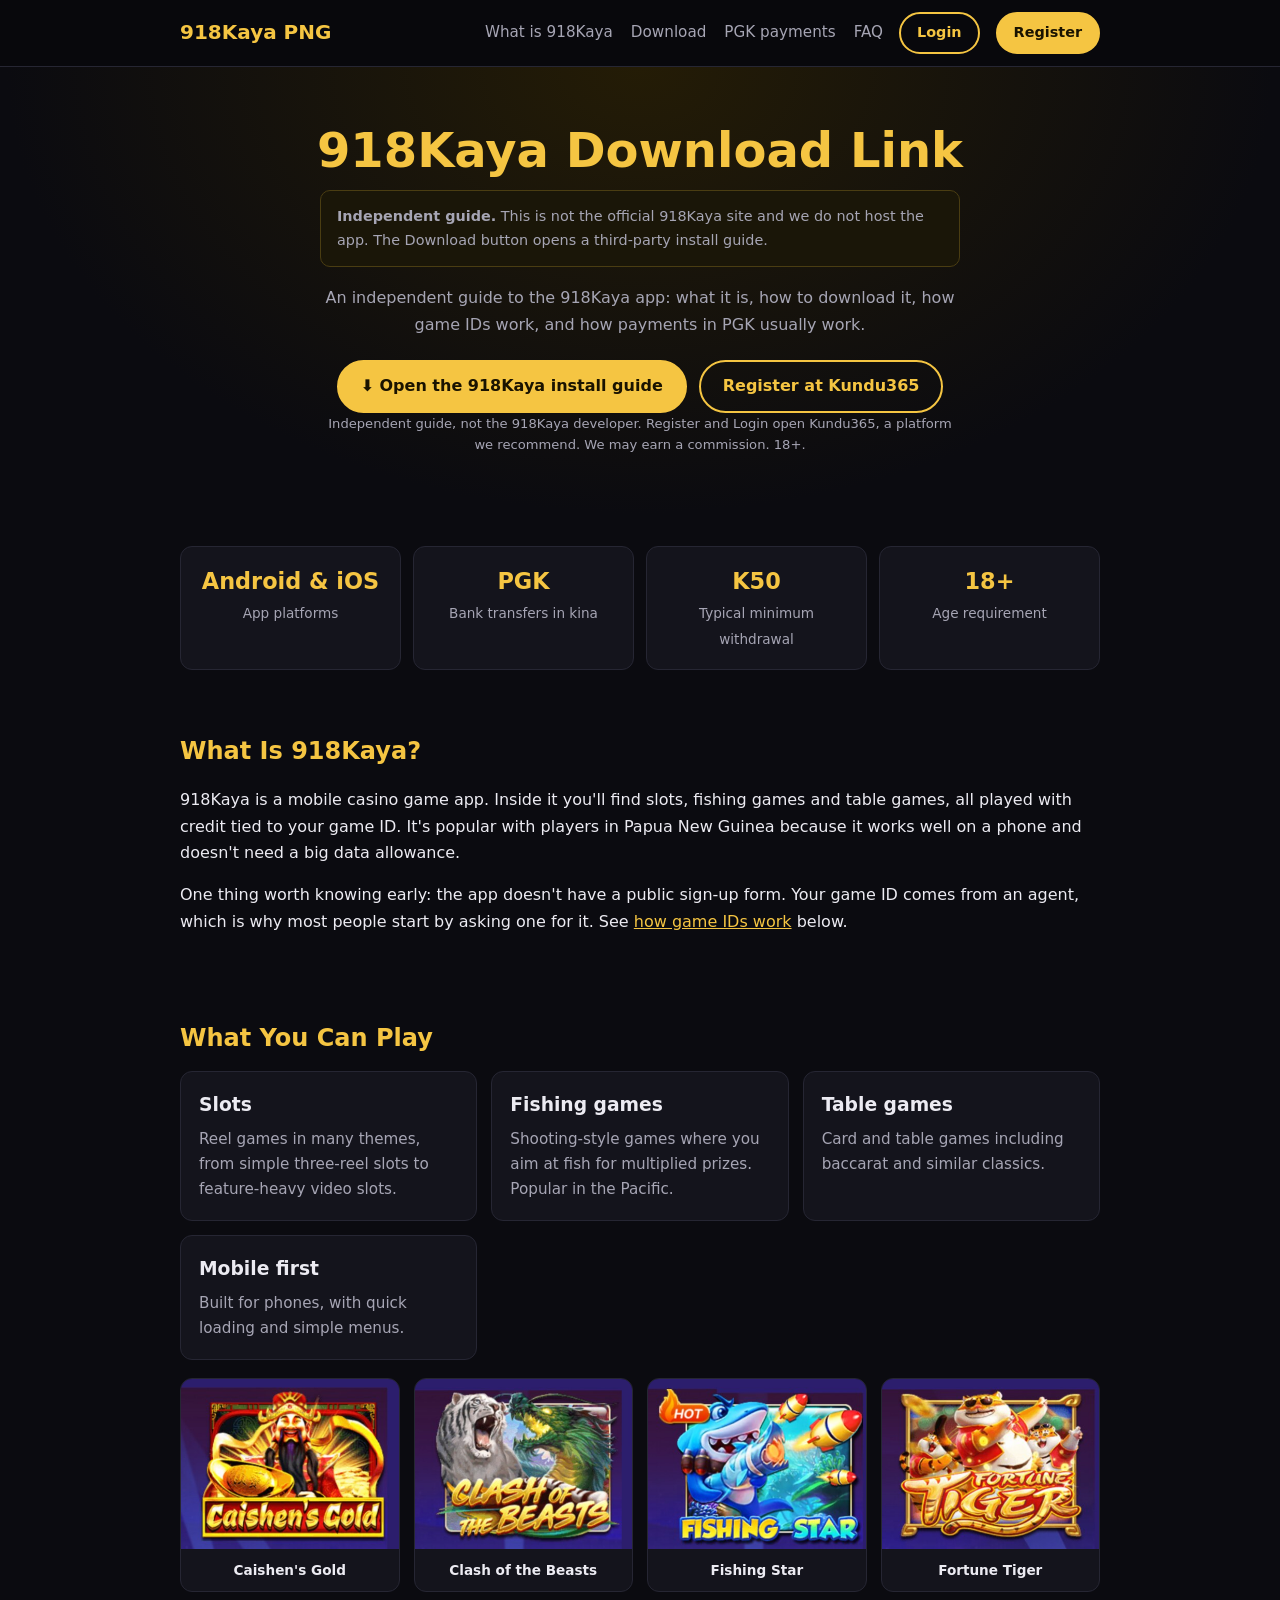
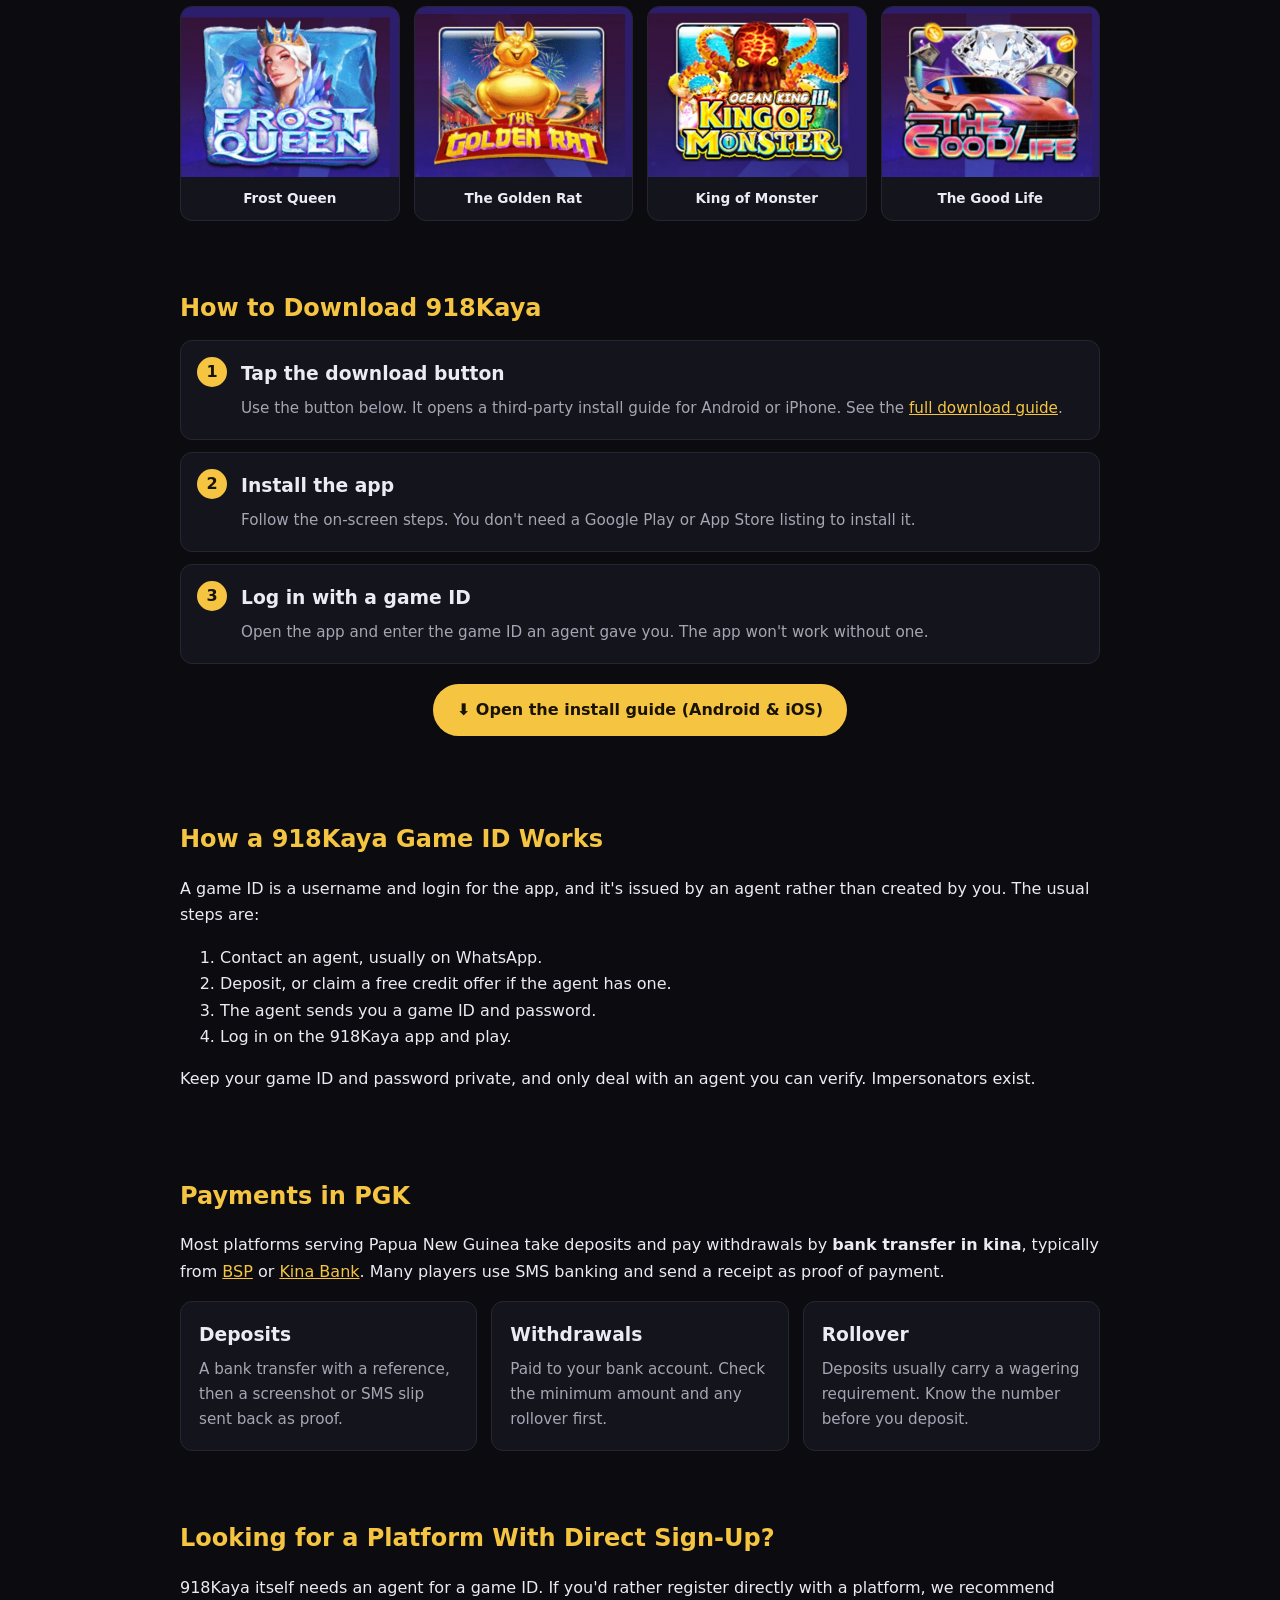
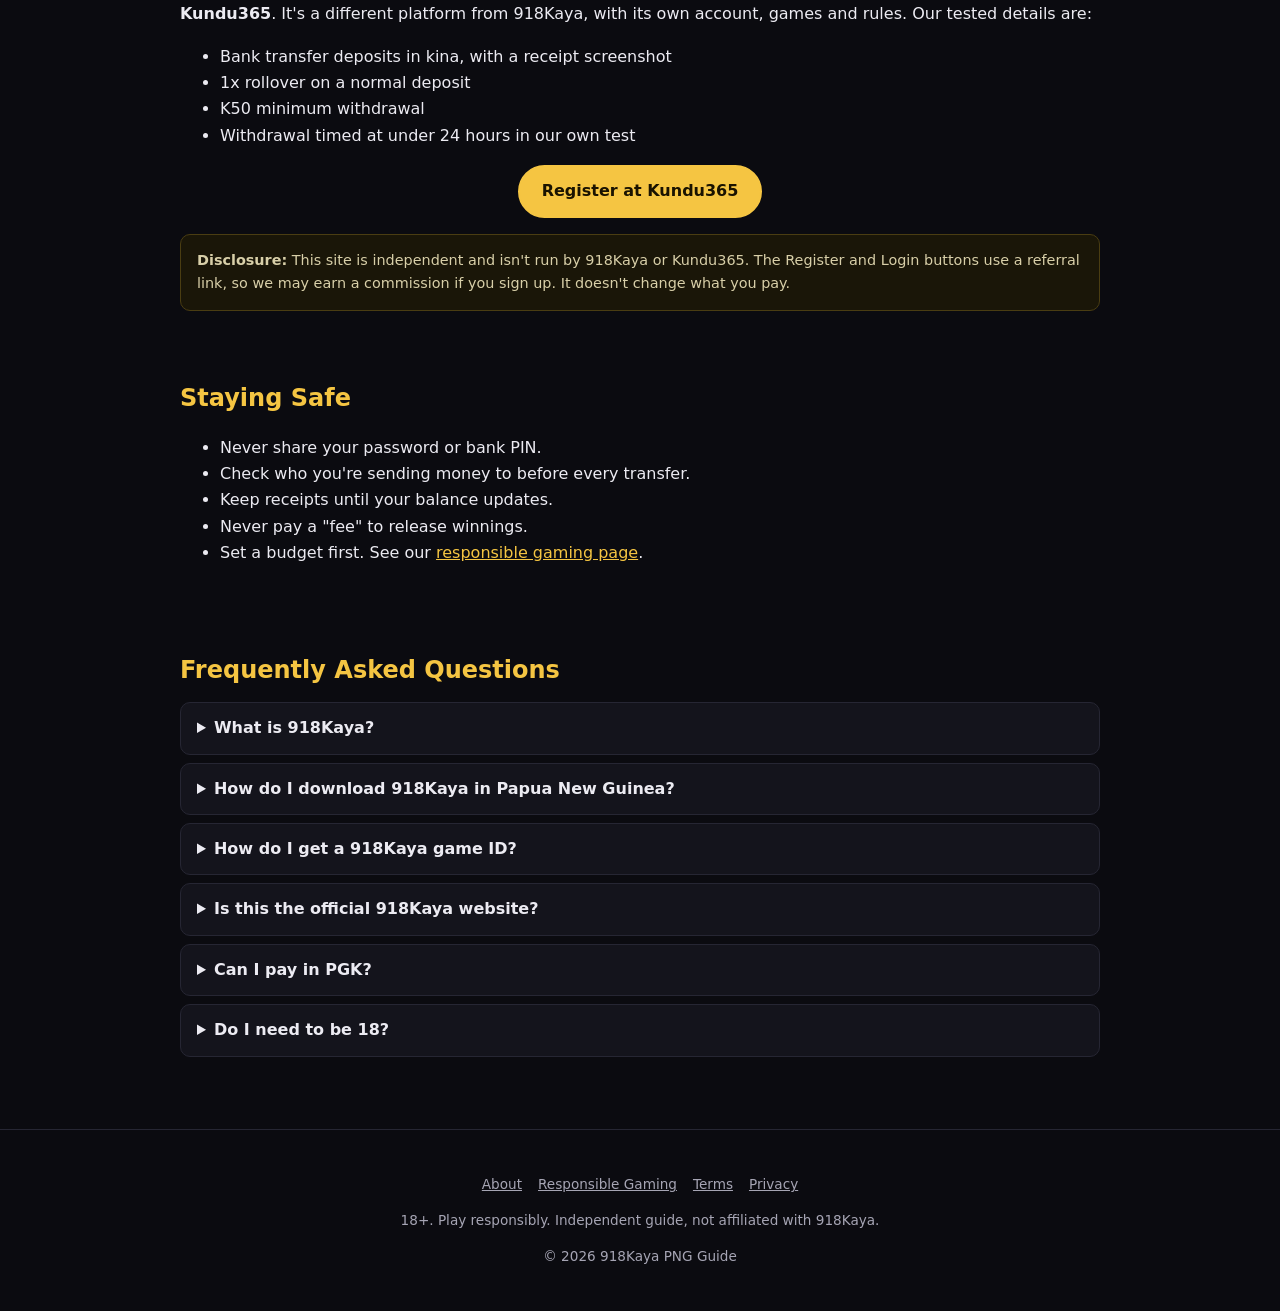
<file: index.html>
<!DOCTYPE html>
<html lang="en">
<head>
<!-- Google tag (gtag.js), deferred until after load to keep it off the critical rendering path -->
<script>
  window.dataLayer = window.dataLayer || [];
  function gtag(){dataLayer.push(arguments);}
  gtag('js', new Date());
  gtag('config', 'G-0P5071HQ9W');
  window.addEventListener('load', function () {
    var s = document.createElement('script');
    s.async = true;
    s.src = 'https://www.googletagmanager.com/gtag/js?id=G-0P5071HQ9W';
    document.head.appendChild(s);
  });
</script>
<meta charset="UTF-8">
<meta name="viewport" content="width=device-width, initial-scale=1.0">
<title>918Kaya PNG Download Link – Latest APK &amp; App</title>
<meta name="description" content="918Kaya PNG download link and install guide for Android and iPhone: how game IDs work and how payments in PGK work. Independent guide, 18+.">
<link rel="canonical" href="https://www.918kayapngdownload.com/">
<meta property="og:image" content="https://www.918kayapngdownload.com/images/og-image.jpg">
<meta property="og:site_name" content="918Kaya PNG Guide">
<meta name="twitter:card" content="summary_large_image">
<link rel="icon" type="image/png" sizes="32x32" href="images/favicon-32.png">
<link rel="apple-touch-icon" href="images/favicon-180.png">
<meta property="og:type" content="website">
<meta property="og:title" content="918Kaya PNG Download Link – Latest APK &amp; App">
<meta property="og:description" content="918Kaya PNG download link and install guide for Android and iPhone: how game IDs work and how payments in PGK work. Independent guide, 18+.">
<meta property="og:url" content="https://www.918kayapngdownload.com/">
<link rel="stylesheet" href="css/site.css">
<script type="application/ld+json">
{
  "@context": "https://schema.org",
  "@graph": [
    {"@type":"WebSite","@id":"https://www.918kayapngdownload.com/#website","url":"https://www.918kayapngdownload.com/","name":"918Kaya PNG Guide"},
    {"@type":"FAQPage","mainEntity":[
      {"@type":"Question","name":"What is 918Kaya?","acceptedAnswer":{"@type":"Answer","text":"918Kaya is a mobile casino game app with slots, fishing games and table games. You log in with a game ID and play inside the app."}},
      {"@type":"Question","name":"How do I download 918Kaya in Papua New Guinea?","acceptedAnswer":{"@type":"Answer","text":"Use the download button on this page to open the install guide for Android or iPhone. You don't need a Google Play or App Store listing to install it."}},
      {"@type":"Question","name":"How do I get a 918Kaya game ID?","acceptedAnswer":{"@type":"Answer","text":"Game IDs are issued by agents, not by the app. You ask an agent, make a deposit or claim free credit, and they send you a game ID to log in with."}},
      {"@type":"Question","name":"Is this the official 918Kaya website?","acceptedAnswer":{"@type":"Answer","text":"No. This is an independent guide. We are not the 918Kaya developer. Our Register and Login buttons open Kundu365, an alternative platform we recommend, and we may earn a commission."}},
      {"@type":"Question","name":"Can I pay in PGK?","acceptedAnswer":{"@type":"Answer","text":"Platforms serving PNG commonly accept bank transfers from BSP and Kina Bank in kina. Check the exact minimums and rollover on the platform before you deposit."}},
      {"@type":"Question","name":"Do I need to be 18?","acceptedAnswer":{"@type":"Answer","text":"Yes. You must be 18 or older. Only play with money you can afford to lose."}}
    ]}
  ]
}
</script>
</head>
<body>

<header>
  <div class="nav">
    <a href="index.html" class="brand">918Kaya PNG</a>
    <nav class="nav-links">
      <a href="#what">What is 918Kaya</a>
      <a href="download.html">Download</a>
      <a href="#payments">PGK payments</a>
      <a href="#faq">FAQ</a>
    </nav>
    <a class="btn btn-small" href="https://kundu365.com/RFA522738A9" target="_blank" rel="noopener sponsored">Login</a>
    <a class="btn btn-primary btn-small" href="https://kundu365.com/RFA522738A9" target="_blank" rel="noopener sponsored">Register</a>
  </div>
</header>

<section class="hero">
  <div class="container">
    <h1>918Kaya Download Link</h1>
    <p class="disclosure" style="max-width:640px;margin:0 auto 18px;text-align:left"><strong>Independent guide.</strong> This is not the official 918Kaya site and we do not host the app. The Download button opens a third-party install guide.</p>
    <p>An independent guide to the 918Kaya app: what it is, how to download it, how game IDs work, and how payments in PGK usually work.</p>
    <div class="cta">
      <a class="btn btn-primary" href="https://123.889ifun.com/" target="_blank" rel="noopener">⬇ Open the 918Kaya install guide</a>
      <a class="btn" href="https://kundu365.com/RFA522738A9" target="_blank" rel="noopener sponsored">Register at Kundu365</a>
    </div>
    <p class="note">Independent guide, not the 918Kaya developer. Register and Login open Kundu365, a platform we recommend. We may earn a commission. 18+.</p>
  </div>
</section>

<main class="container">

  <div class="stats">
    <div><strong>Android &amp; iOS</strong><span>App platforms</span></div>
    <div><strong>PGK</strong><span>Bank transfers in kina</span></div>
    <div><strong>K50</strong><span>Typical minimum withdrawal</span></div>
    <div><strong>18+</strong><span>Age requirement</span></div>
  </div>

  <section id="what">
    <h2>What Is 918Kaya?</h2>
    <p>918Kaya is a mobile casino game app. Inside it you'll find slots, fishing games and table games, all played with credit tied to your game ID. It's popular with players in Papua New Guinea because it works well on a phone and doesn't need a big data allowance.</p>
    <p>One thing worth knowing early: the app doesn't have a public sign-up form. Your game ID comes from an agent, which is why most people start by asking one for it. See <a href="#gameid">how game IDs work</a> below.</p>
  </section>

  <section id="games">
    <h2>What You Can Play</h2>
    <div class="grid">
      <div class="card"><h3>Slots</h3><p>Reel games in many themes, from simple three-reel slots to feature-heavy video slots.</p></div>
      <div class="card"><h3>Fishing games</h3><p>Shooting-style games where you aim at fish for multiplied prizes. Popular in the Pacific.</p></div>
      <div class="card"><h3>Table games</h3><p>Card and table games including baccarat and similar classics.</p></div>
      <div class="card"><h3>Mobile first</h3><p>Built for phones, with quick loading and simple menus.</p></div>
    </div>
    <div class="gallery games-tiles">
      <figure><img src="images/games/caishens-gold.jpg" alt="Caishen's Gold slot game on 918Kaya" width="420" height="328" loading="lazy"><figcaption>Caishen's Gold</figcaption></figure>
      <figure><img src="images/games/clash-of-the-beasts.jpg" alt="Clash of the Beasts slot game on 918Kaya" width="420" height="328" loading="lazy"><figcaption>Clash of the Beasts</figcaption></figure>
      <figure><img src="images/games/fishing-star.jpg" alt="Fishing Star fishing game on 918Kaya" width="420" height="328" loading="lazy"><figcaption>Fishing Star</figcaption></figure>
      <figure><img src="images/games/fortune-tiger.jpg" alt="Fortune Tiger slot game on 918Kaya" width="420" height="328" loading="lazy"><figcaption>Fortune Tiger</figcaption></figure>
      <figure><img src="images/games/frost-queen.jpg" alt="Frost Queen slot game on 918Kaya" width="420" height="328" loading="lazy"><figcaption>Frost Queen</figcaption></figure>
      <figure><img src="images/games/golden-rat.jpg" alt="The Golden Rat slot game on 918Kaya" width="420" height="328" loading="lazy"><figcaption>The Golden Rat</figcaption></figure>
      <figure><img src="images/games/king-of-monster.jpg" alt="Ocean King 3 King of Monster fishing game on 918Kaya" width="420" height="328" loading="lazy"><figcaption>King of Monster</figcaption></figure>
      <figure><img src="images/games/the-good-life.jpg" alt="The Good Life slot game on 918Kaya" width="420" height="328" loading="lazy"><figcaption>The Good Life</figcaption></figure>
    </div>
  </section>

  <section id="download">
    <h2>How to Download 918Kaya</h2>
    <div class="steps">
      <div class="card"><h3>Tap the download button</h3><p>Use the button below. It opens a third-party install guide for Android or iPhone. See the <a href="download.html">full download guide</a>.</p></div>
      <div class="card"><h3>Install the app</h3><p>Follow the on-screen steps. You don't need a Google Play or App Store listing to install it.</p></div>
      <div class="card"><h3>Log in with a game ID</h3><p>Open the app and enter the game ID an agent gave you. The app won't work without one.</p></div>
    </div>
    <p style="text-align:center;margin-top:20px"><a class="btn btn-primary" href="https://123.889ifun.com/" target="_blank" rel="noopener">⬇ Open the install guide (Android &amp; iOS)</a></p>
  </section>

  <section id="gameid">
    <h2>How a 918Kaya Game ID Works</h2>
    <p>A game ID is a username and login for the app, and it's issued by an agent rather than created by you. The usual steps are:</p>
    <ol>
      <li>Contact an agent, usually on WhatsApp.</li>
      <li>Deposit, or claim a free credit offer if the agent has one.</li>
      <li>The agent sends you a game ID and password.</li>
      <li>Log in on the 918Kaya app and play.</li>
    </ol>
    <p>Keep your game ID and password private, and only deal with an agent you can verify. Impersonators exist.</p>
  </section>

  <section id="payments">
    <h2>Payments in PGK</h2>
    <p>Most platforms serving Papua New Guinea take deposits and pay withdrawals by <strong>bank transfer in kina</strong>, typically from <a href="https://www.bsp.com.pg/" target="_blank" rel="noopener">BSP</a> or <a href="https://www.kinabank.com.pg/" target="_blank" rel="noopener">Kina Bank</a>. Many players use SMS banking and send a receipt as proof of payment.</p>
    <div class="grid">
      <div class="card"><h3>Deposits</h3><p>A bank transfer with a reference, then a screenshot or SMS slip sent back as proof.</p></div>
      <div class="card"><h3>Withdrawals</h3><p>Paid to your bank account. Check the minimum amount and any rollover first.</p></div>
      <div class="card"><h3>Rollover</h3><p>Deposits usually carry a wagering requirement. Know the number before you deposit.</p></div>
    </div>
  </section>

  <section id="register">
    <h2>Looking for a Platform With Direct Sign-Up?</h2>
    <p>918Kaya itself needs an agent for a game ID. If you'd rather register directly with a platform, we recommend <strong>Kundu365</strong>. It's a different platform from 918Kaya, with its own account, games and rules. Our tested details are:</p>
    <ul>
      <li>Bank transfer deposits in kina, with a receipt screenshot</li>
      <li>1x rollover on a normal deposit</li>
      <li>K50 minimum withdrawal</li>
      <li>Withdrawal timed at under 24 hours in our own test</li>
    </ul>
    <p style="text-align:center"><a class="btn btn-primary" href="https://kundu365.com/RFA522738A9" target="_blank" rel="noopener sponsored">Register at Kundu365</a></p>
    <div class="disclosure"><strong>Disclosure:</strong> This site is independent and isn't run by 918Kaya or Kundu365. The Register and Login buttons use a referral link, so we may earn a commission if you sign up. It doesn't change what you pay.</div>
  </section>

  <section id="safe">
    <h2>Staying Safe</h2>
    <ul>
      <li>Never share your password or bank PIN.</li>
      <li>Check who you're sending money to before every transfer.</li>
      <li>Keep receipts until your balance updates.</li>
      <li>Never pay a "fee" to release winnings.</li>
      <li>Set a budget first. See our <a href="responsible-gaming.html">responsible gaming page</a>.</li>
    </ul>
  </section>

  <section id="faq">
    <h2>Frequently Asked Questions</h2>
    <details><summary>What is 918Kaya?</summary><p>918Kaya is a mobile casino game app with slots, fishing games and table games. You log in with a game ID and play inside the app.</p></details>
    <details><summary>How do I download 918Kaya in Papua New Guinea?</summary><p>Use the download button on this page to open the install guide for Android or iPhone. You don't need a Google Play or App Store listing to install it.</p></details>
    <details><summary>How do I get a 918Kaya game ID?</summary><p>Game IDs are issued by agents, not by the app. You ask an agent, make a deposit or claim free credit, and they send you a game ID to log in with.</p></details>
    <details><summary>Is this the official 918Kaya website?</summary><p>No. This is an independent guide. We are not the 918Kaya developer. Our Register and Login buttons open Kundu365, an alternative platform we recommend, and we may earn a commission.</p></details>
    <details><summary>Can I pay in PGK?</summary><p>Platforms serving PNG commonly accept bank transfers from BSP and Kina Bank in kina. Check the exact minimums and rollover on the platform before you deposit.</p></details>
    <details><summary>Do I need to be 18?</summary><p>Yes. You must be 18 or older. Only play with money you can afford to lose.</p></details>
  </section>

</main>

<footer>
  <div class="container">
    <p><a href="about.html">About</a><a href="responsible-gaming.html">Responsible Gaming</a><a href="terms.html">Terms</a><a href="privacy.html">Privacy</a></p>
    <p>18+. Play responsibly. Independent guide, not affiliated with 918Kaya.</p>
    <p>&copy; 2026 918Kaya PNG Guide</p>
  </div>
</footer>

</body>
</html>
</file>
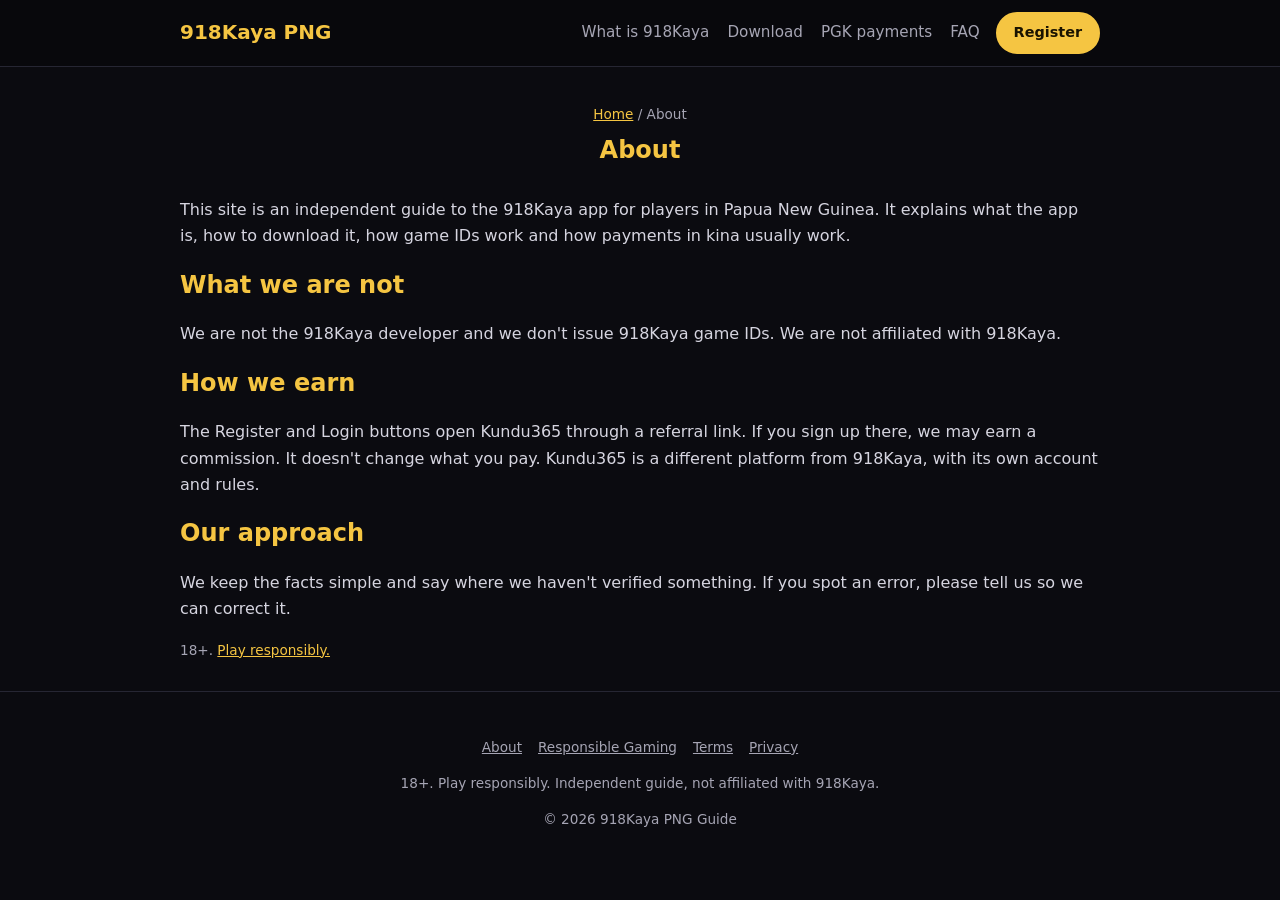
<file: about.html>
<!DOCTYPE html>
<html lang="en">
<head>
<!-- Google tag (gtag.js), deferred until after load to keep it off the critical rendering path -->
<script>
  window.dataLayer = window.dataLayer || [];
  function gtag(){dataLayer.push(arguments);}
  gtag('js', new Date());
  gtag('config', 'G-0P5071HQ9W');
  window.addEventListener('load', function () {
    var s = document.createElement('script');
    s.async = true;
    s.src = 'https://www.googletagmanager.com/gtag/js?id=G-0P5071HQ9W';
    document.head.appendChild(s);
  });
</script>
<meta charset="UTF-8">
<meta name="viewport" content="width=device-width, initial-scale=1.0">
<title>About – 918Kaya PNG Guide</title>
<meta name="description" content="About this independent 918Kaya guide for Papua New Guinea: who we are, what we do, and how we earn.">
<link rel="canonical" href="https://www.918kayapngdownload.com/about.html">
<meta property="og:type" content="website">
<meta property="og:title" content="About – 918Kaya PNG Guide">
<meta property="og:description" content="About this independent 918Kaya guide for Papua New Guinea: who we are, what we do, and how we earn.">
<meta property="og:url" content="https://www.918kayapngdownload.com/about.html">
<meta property="og:image" content="https://www.918kayapngdownload.com/images/og-image.jpg">
<meta property="og:site_name" content="918Kaya PNG Guide">
<meta name="twitter:card" content="summary_large_image">
<link rel="icon" type="image/png" sizes="32x32" href="images/favicon-32.png">
<link rel="apple-touch-icon" href="images/favicon-180.png">
<link rel="stylesheet" href="css/site.css">
</head>
<body>
<header>
  <div class="nav">
    <a href="index.html" class="brand">918Kaya PNG</a>
    <nav class="nav-links"><a href="index.html#what">What is 918Kaya</a><a href="download.html">Download</a><a href="index.html#payments">PGK payments</a><a href="index.html#faq">FAQ</a></nav>
    <a class="btn btn-primary btn-small" href="https://kundu365.com/RFA522738A9" target="_blank" rel="noopener sponsored">Register</a>
  </div>
</header>
<section class="page-hero"><div class="container"><div class="breadcrumb"><a href="index.html">Home</a> / About</div><h1>About</h1></div></section>
<main><article class="post container">
<p>This site is an independent guide to the 918Kaya app for players in Papua New Guinea. It explains what the app is, how to download it, how game IDs work and how payments in kina usually work.</p>
<h2>What we are not</h2>
<p>We are not the 918Kaya developer and we don't issue 918Kaya game IDs. We are not affiliated with 918Kaya.</p>
<h2>How we earn</h2>
<p>The Register and Login buttons open Kundu365 through a referral link. If you sign up there, we may earn a commission. It doesn't change what you pay. Kundu365 is a different platform from 918Kaya, with its own account and rules.</p>
<h2>Our approach</h2>
<p>We keep the facts simple and say where we haven't verified something. If you spot an error, please tell us so we can correct it.</p>
<p style="color:var(--dim);font-size:.85rem">18+. <a href="responsible-gaming.html">Play responsibly.</a></p>
</article></main>
<footer>
  <div class="container">
    <p><a href="about.html">About</a><a href="responsible-gaming.html">Responsible Gaming</a><a href="terms.html">Terms</a><a href="privacy.html">Privacy</a></p>
    <p>18+. Play responsibly. Independent guide, not affiliated with 918Kaya.</p>
    <p>&copy; 2026 918Kaya PNG Guide</p>
  </div>
</footer>
</body>
</html>
</file>
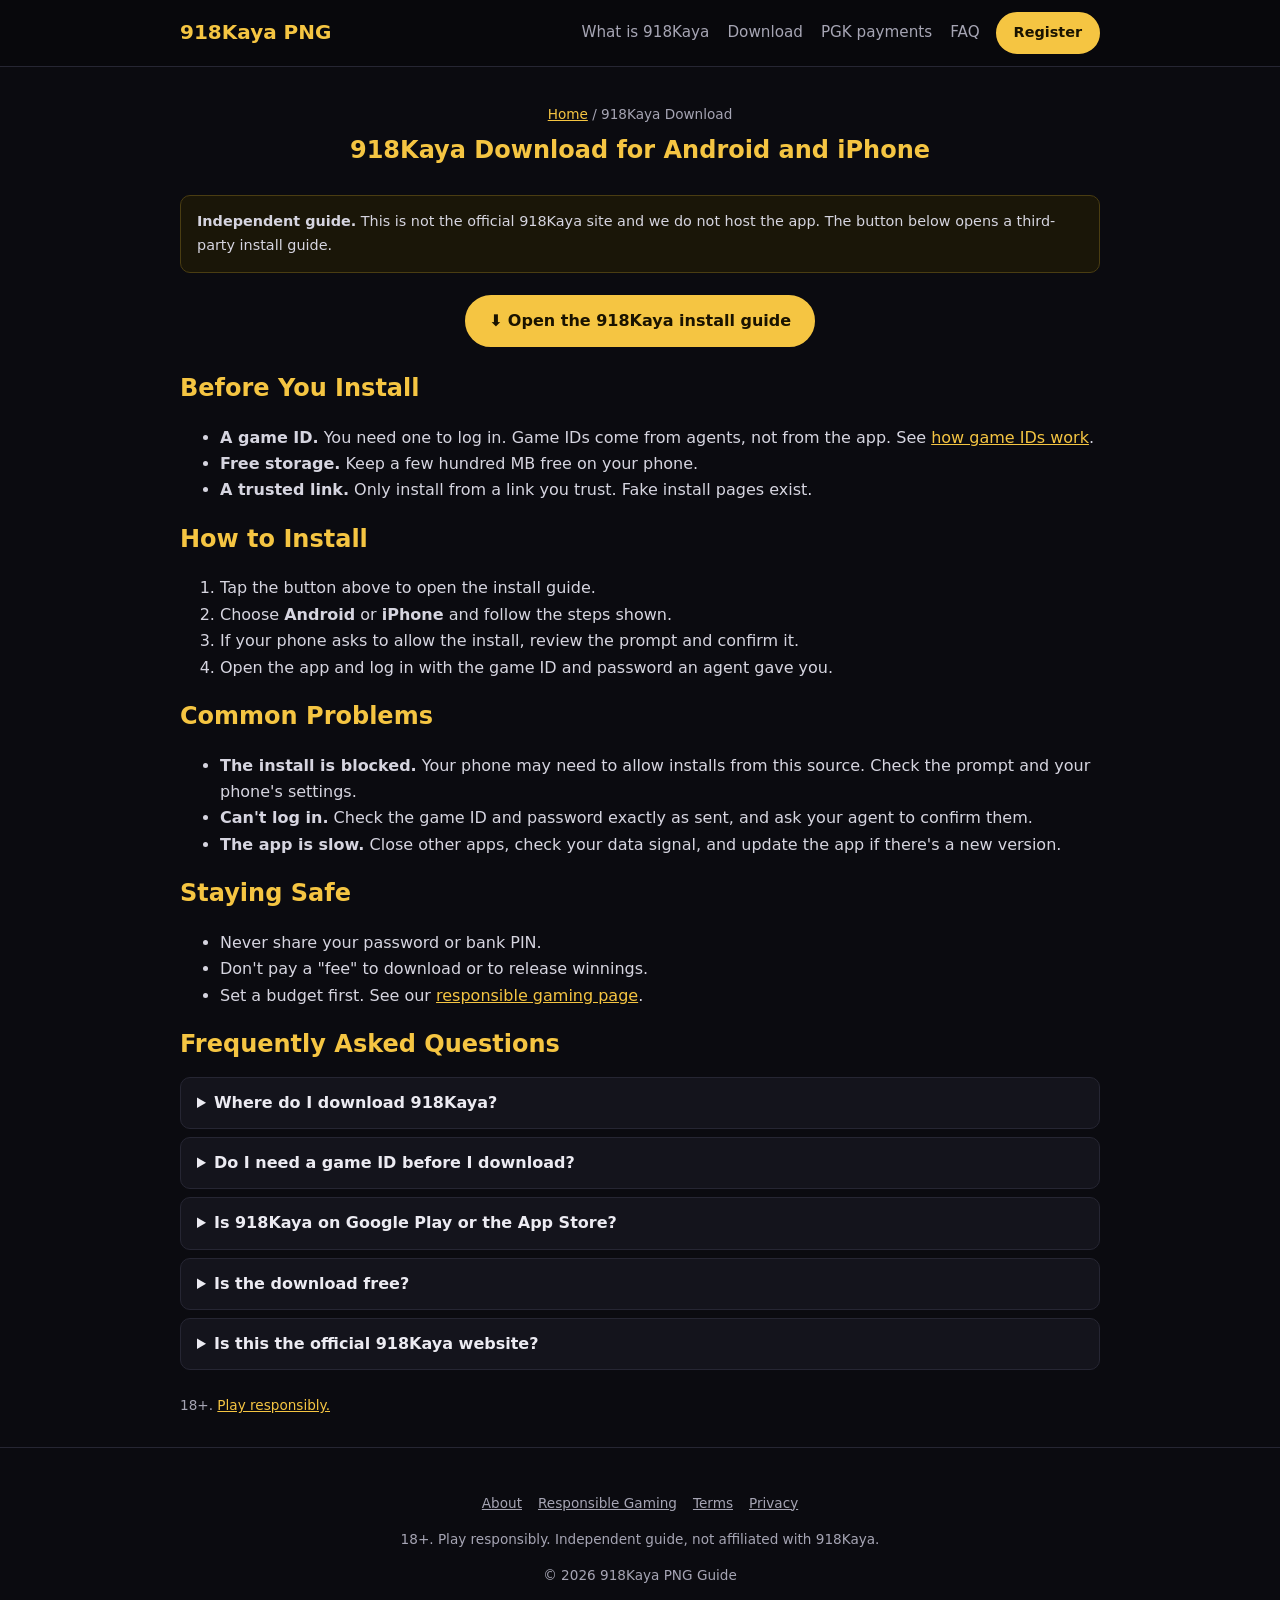
<file: download.html>
<!DOCTYPE html>
<html lang="en">
<head>
<!-- Google tag (gtag.js), deferred until after load to keep it off the critical rendering path -->
<script>
  window.dataLayer = window.dataLayer || [];
  function gtag(){dataLayer.push(arguments);}
  gtag('js', new Date());
  gtag('config', 'G-0P5071HQ9W');
  window.addEventListener('load', function () {
    var s = document.createElement('script');
    s.async = true;
    s.src = 'https://www.googletagmanager.com/gtag/js?id=G-0P5071HQ9W';
    document.head.appendChild(s);
  });
</script>
<meta charset="UTF-8">
<meta name="viewport" content="width=device-width, initial-scale=1.0">
<title>918Kaya Download for Android and iPhone (PNG) – Install Guide</title>
<meta name="description" content="How to download and install 918Kaya on Android and iPhone in Papua New Guinea, what you need before logging in, and common install problems. Independent guide.">
<link rel="canonical" href="https://www.918kayapngdownload.com/download.html">
<meta property="og:type" content="website">
<meta property="og:title" content="918Kaya Download for Android and iPhone (PNG) – Install Guide">
<meta property="og:description" content="How to download and install 918Kaya on Android and iPhone in Papua New Guinea, what you need before logging in, and common install problems. Independent guide.">
<meta property="og:url" content="https://www.918kayapngdownload.com/download.html">
<meta property="og:image" content="https://www.918kayapngdownload.com/images/og-image.jpg">
<meta property="og:site_name" content="918Kaya PNG Guide">
<meta name="twitter:card" content="summary_large_image">
<link rel="icon" type="image/png" sizes="32x32" href="images/favicon-32.png">
<link rel="apple-touch-icon" href="images/favicon-180.png">
<link rel="stylesheet" href="css/site.css">
<script type="application/ld+json">
{
  "@context": "https://schema.org",
  "@graph": [
    {"@type":"BreadcrumbList","itemListElement":[
      {"@type":"ListItem","position":1,"name":"Home","item":"https://www.918kayapngdownload.com/"},
      {"@type":"ListItem","position":2,"name":"918Kaya Download"}]},
    {"@type":"FAQPage","mainEntity":[
      {"@type":"Question","name":"Where do I download 918Kaya?","acceptedAnswer":{"@type":"Answer","text":"This site doesn't host the app. The button on this page opens a third-party install guide for Android and iPhone. Only install from a link you trust."}},
      {"@type":"Question","name":"Do I need a game ID before I download?","acceptedAnswer":{"@type":"Answer","text":"You can install the app first, but you need a game ID from an agent to log in and play."}},
      {"@type":"Question","name":"Is 918Kaya on Google Play or the App Store?","acceptedAnswer":{"@type":"Answer","text":"It is usually installed directly from an install guide rather than from a store listing, so your phone may ask you to allow the install."}},
      {"@type":"Question","name":"Is the download free?","acceptedAnswer":{"@type":"Answer","text":"Installing the app is free. Playing with real money needs a deposit, so set a budget first."}},
      {"@type":"Question","name":"Is this the official 918Kaya website?","acceptedAnswer":{"@type":"Answer","text":"No. This is an independent guide and is not affiliated with 918Kaya."}}
    ]}
  ]
}
</script>
</head>
<body>
<header>
  <div class="nav">
    <a href="index.html" class="brand">918Kaya PNG</a>
    <nav class="nav-links"><a href="index.html#what">What is 918Kaya</a><a href="download.html">Download</a><a href="index.html#payments">PGK payments</a><a href="index.html#faq">FAQ</a></nav>
    <a class="btn btn-primary btn-small" href="https://kundu365.com/RFA522738A9" target="_blank" rel="noopener sponsored">Register</a>
  </div>
</header>
<section class="page-hero"><div class="container"><div class="breadcrumb"><a href="index.html">Home</a> / 918Kaya Download</div><h1>918Kaya Download for Android and iPhone</h1></div></section>
<main><article class="post container">
<p class="disclosure"><strong>Independent guide.</strong> This is not the official 918Kaya site and we do not host the app. The button below opens a third-party install guide.</p>
<p style="text-align:center;margin:22px 0"><a class="btn btn-primary" href="https://123.889ifun.com/" target="_blank" rel="noopener">⬇ Open the 918Kaya install guide</a></p>

<h2>Before You Install</h2>
<ul>
  <li><strong>A game ID.</strong> You need one to log in. Game IDs come from agents, not from the app. See <a href="index.html#gameid">how game IDs work</a>.</li>
  <li><strong>Free storage.</strong> Keep a few hundred MB free on your phone.</li>
  <li><strong>A trusted link.</strong> Only install from a link you trust. Fake install pages exist.</li>
</ul>

<h2>How to Install</h2>
<ol>
  <li>Tap the button above to open the install guide.</li>
  <li>Choose <strong>Android</strong> or <strong>iPhone</strong> and follow the steps shown.</li>
  <li>If your phone asks to allow the install, review the prompt and confirm it.</li>
  <li>Open the app and log in with the game ID and password an agent gave you.</li>
</ol>

<h2>Common Problems</h2>
<ul>
  <li><strong>The install is blocked.</strong> Your phone may need to allow installs from this source. Check the prompt and your phone's settings.</li>
  <li><strong>Can't log in.</strong> Check the game ID and password exactly as sent, and ask your agent to confirm them.</li>
  <li><strong>The app is slow.</strong> Close other apps, check your data signal, and update the app if there's a new version.</li>
</ul>

<h2>Staying Safe</h2>
<ul>
  <li>Never share your password or bank PIN.</li>
  <li>Don't pay a "fee" to download or to release winnings.</li>
  <li>Set a budget first. See our <a href="responsible-gaming.html">responsible gaming page</a>.</li>
</ul>

<h2>Frequently Asked Questions</h2>
<details><summary>Where do I download 918Kaya?</summary><p>This site doesn't host the app. The button on this page opens a third-party install guide for Android and iPhone. Only install from a link you trust.</p></details>
<details><summary>Do I need a game ID before I download?</summary><p>You can install the app first, but you need a game ID from an agent to log in and play.</p></details>
<details><summary>Is 918Kaya on Google Play or the App Store?</summary><p>It is usually installed directly from an install guide rather than from a store listing, so your phone may ask you to allow the install.</p></details>
<details><summary>Is the download free?</summary><p>Installing the app is free. Playing with real money needs a deposit, so set a budget first.</p></details>
<details><summary>Is this the official 918Kaya website?</summary><p>No. This is an independent guide and is not affiliated with 918Kaya.</p></details>
<p style="color:var(--dim);font-size:.85rem;margin-top:24px">18+. <a href="responsible-gaming.html">Play responsibly.</a></p>
</article></main>
<footer>
  <div class="container">
    <p><a href="about.html">About</a><a href="responsible-gaming.html">Responsible Gaming</a><a href="terms.html">Terms</a><a href="privacy.html">Privacy</a></p>
    <p>18+. Play responsibly. Independent guide, not affiliated with 918Kaya.</p>
    <p>&copy; 2026 918Kaya PNG Guide</p>
  </div>
</footer>
</body>
</html>
</file>
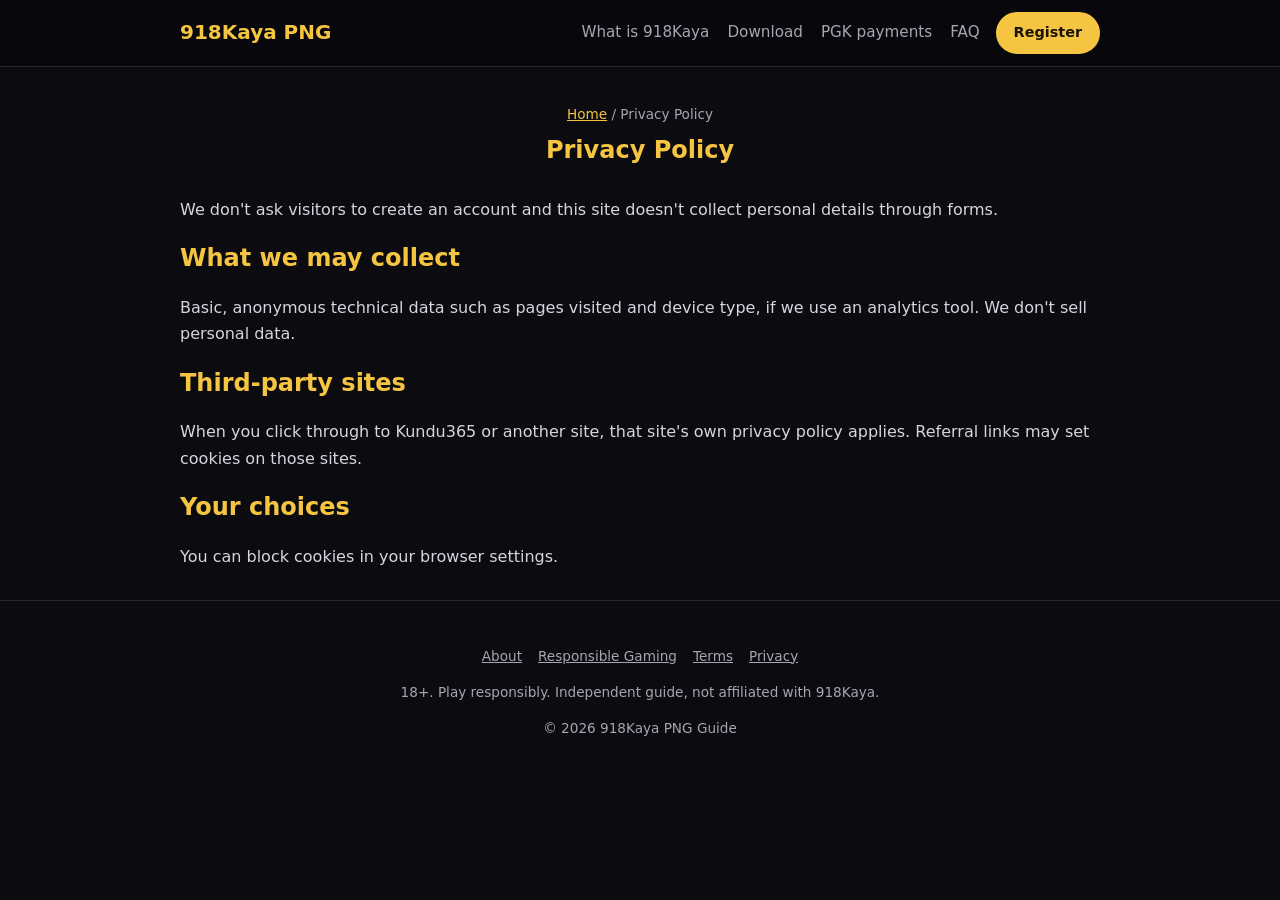
<file: privacy.html>
<!DOCTYPE html>
<html lang="en">
<head>
<!-- Google tag (gtag.js), deferred until after load to keep it off the critical rendering path -->
<script>
  window.dataLayer = window.dataLayer || [];
  function gtag(){dataLayer.push(arguments);}
  gtag('js', new Date());
  gtag('config', 'G-0P5071HQ9W');
  window.addEventListener('load', function () {
    var s = document.createElement('script');
    s.async = true;
    s.src = 'https://www.googletagmanager.com/gtag/js?id=G-0P5071HQ9W';
    document.head.appendChild(s);
  });
</script>
<meta charset="UTF-8">
<meta name="viewport" content="width=device-width, initial-scale=1.0">
<title>Privacy Policy – 918Kaya PNG Guide</title>
<meta name="description" content="Privacy policy for this independent 918Kaya guide: what we collect, cookies and third-party links.">
<link rel="canonical" href="https://www.918kayapngdownload.com/privacy.html">
<meta property="og:type" content="website">
<meta property="og:title" content="Privacy Policy – 918Kaya PNG Guide">
<meta property="og:description" content="Privacy policy for this independent 918Kaya guide: what we collect, cookies and third-party links.">
<meta property="og:url" content="https://www.918kayapngdownload.com/privacy.html">
<meta property="og:image" content="https://www.918kayapngdownload.com/images/og-image.jpg">
<meta property="og:site_name" content="918Kaya PNG Guide">
<meta name="twitter:card" content="summary_large_image">
<link rel="icon" type="image/png" sizes="32x32" href="images/favicon-32.png">
<link rel="apple-touch-icon" href="images/favicon-180.png">
<link rel="stylesheet" href="css/site.css">
</head>
<body>
<header>
  <div class="nav">
    <a href="index.html" class="brand">918Kaya PNG</a>
    <nav class="nav-links"><a href="index.html#what">What is 918Kaya</a><a href="download.html">Download</a><a href="index.html#payments">PGK payments</a><a href="index.html#faq">FAQ</a></nav>
    <a class="btn btn-primary btn-small" href="https://kundu365.com/RFA522738A9" target="_blank" rel="noopener sponsored">Register</a>
  </div>
</header>
<section class="page-hero"><div class="container"><div class="breadcrumb"><a href="index.html">Home</a> / Privacy Policy</div><h1>Privacy Policy</h1></div></section>
<main><article class="post container">
<p>We don't ask visitors to create an account and this site doesn't collect personal details through forms.</p>
<h2>What we may collect</h2><p>Basic, anonymous technical data such as pages visited and device type, if we use an analytics tool. We don't sell personal data.</p>
<h2>Third-party sites</h2><p>When you click through to Kundu365 or another site, that site's own privacy policy applies. Referral links may set cookies on those sites.</p>
<h2>Your choices</h2><p>You can block cookies in your browser settings.</p>
</article></main>
<footer>
  <div class="container">
    <p><a href="about.html">About</a><a href="responsible-gaming.html">Responsible Gaming</a><a href="terms.html">Terms</a><a href="privacy.html">Privacy</a></p>
    <p>18+. Play responsibly. Independent guide, not affiliated with 918Kaya.</p>
    <p>&copy; 2026 918Kaya PNG Guide</p>
  </div>
</footer>
</body>
</html>
</file>
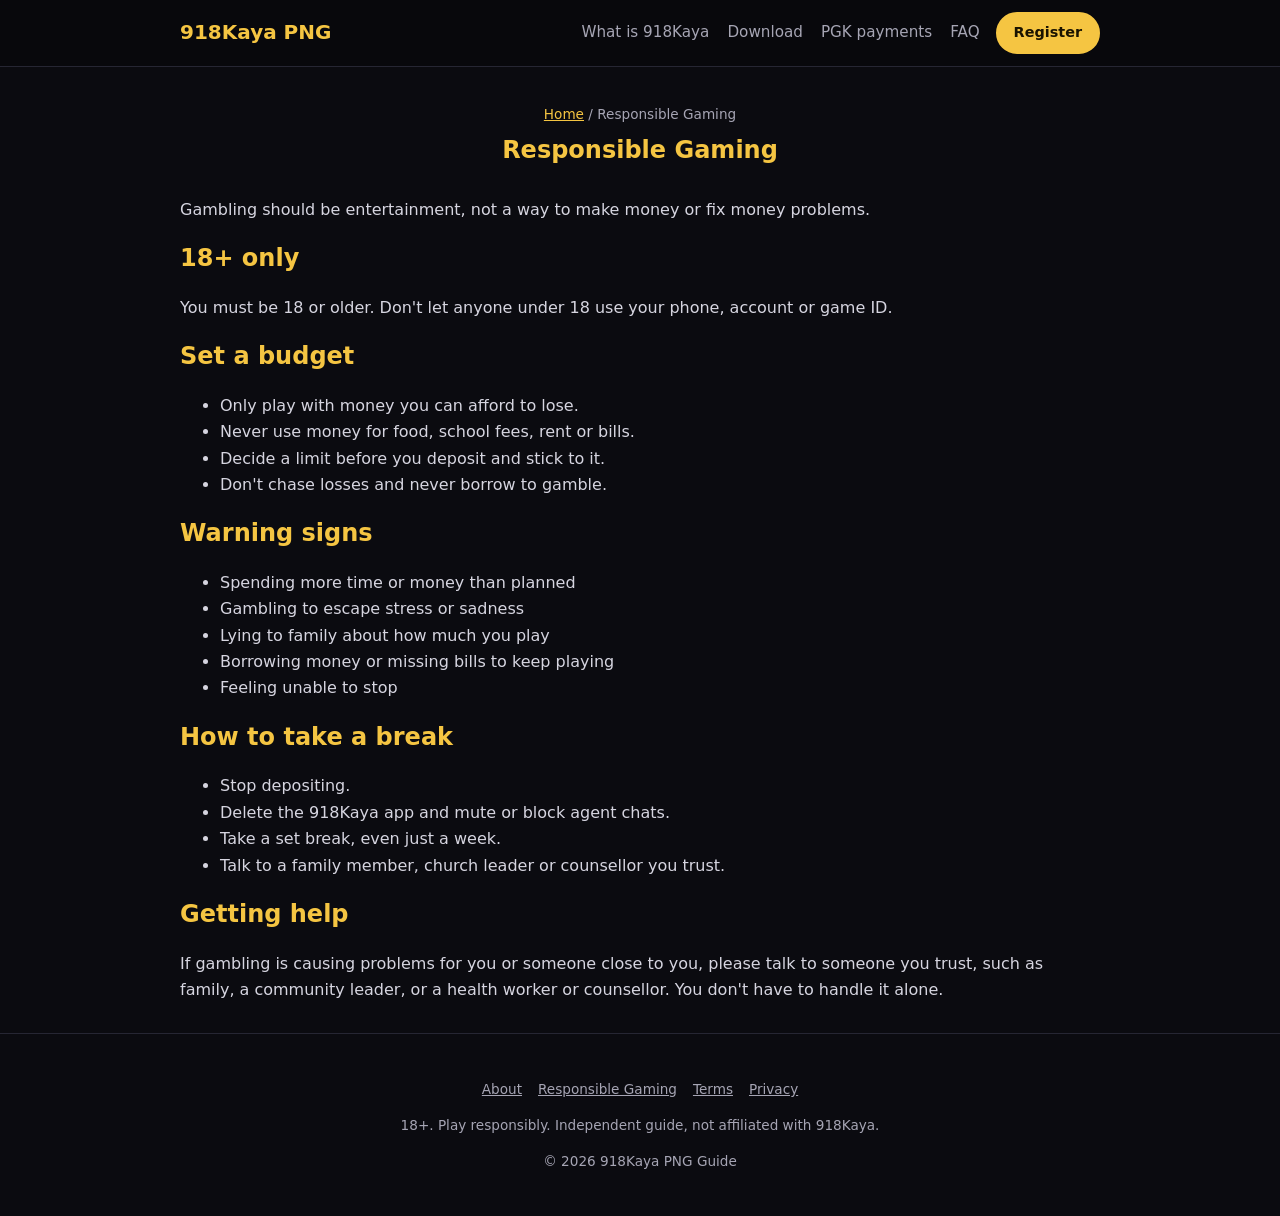
<file: responsible-gaming.html>
<!DOCTYPE html>
<html lang="en">
<head>
<!-- Google tag (gtag.js), deferred until after load to keep it off the critical rendering path -->
<script>
  window.dataLayer = window.dataLayer || [];
  function gtag(){dataLayer.push(arguments);}
  gtag('js', new Date());
  gtag('config', 'G-0P5071HQ9W');
  window.addEventListener('load', function () {
    var s = document.createElement('script');
    s.async = true;
    s.src = 'https://www.googletagmanager.com/gtag/js?id=G-0P5071HQ9W';
    document.head.appendChild(s);
  });
</script>
<meta charset="UTF-8">
<meta name="viewport" content="width=device-width, initial-scale=1.0">
<title>Responsible Gaming – 918Kaya PNG Guide</title>
<meta name="description" content="Responsible gaming information for Papua New Guinea players: 18+ only, set a budget, warning signs of a problem, and how to stop.">
<link rel="canonical" href="https://www.918kayapngdownload.com/responsible-gaming.html">
<meta property="og:type" content="website">
<meta property="og:title" content="Responsible Gaming – 918Kaya PNG Guide">
<meta property="og:description" content="Responsible gaming information for Papua New Guinea players: 18+ only, set a budget, warning signs of a problem, and how to stop.">
<meta property="og:url" content="https://www.918kayapngdownload.com/responsible-gaming.html">
<meta property="og:image" content="https://www.918kayapngdownload.com/images/og-image.jpg">
<meta property="og:site_name" content="918Kaya PNG Guide">
<meta name="twitter:card" content="summary_large_image">
<link rel="icon" type="image/png" sizes="32x32" href="images/favicon-32.png">
<link rel="apple-touch-icon" href="images/favicon-180.png">
<link rel="stylesheet" href="css/site.css">
</head>
<body>
<header>
  <div class="nav">
    <a href="index.html" class="brand">918Kaya PNG</a>
    <nav class="nav-links"><a href="index.html#what">What is 918Kaya</a><a href="download.html">Download</a><a href="index.html#payments">PGK payments</a><a href="index.html#faq">FAQ</a></nav>
    <a class="btn btn-primary btn-small" href="https://kundu365.com/RFA522738A9" target="_blank" rel="noopener sponsored">Register</a>
  </div>
</header>
<section class="page-hero"><div class="container"><div class="breadcrumb"><a href="index.html">Home</a> / Responsible Gaming</div><h1>Responsible Gaming</h1></div></section>
<main><article class="post container">
<p>Gambling should be entertainment, not a way to make money or fix money problems.</p>
<h2>18+ only</h2><p>You must be 18 or older. Don't let anyone under 18 use your phone, account or game ID.</p>
<h2>Set a budget</h2><ul><li>Only play with money you can afford to lose.</li><li>Never use money for food, school fees, rent or bills.</li><li>Decide a limit before you deposit and stick to it.</li><li>Don't chase losses and never borrow to gamble.</li></ul>
<h2>Warning signs</h2><ul><li>Spending more time or money than planned</li><li>Gambling to escape stress or sadness</li><li>Lying to family about how much you play</li><li>Borrowing money or missing bills to keep playing</li><li>Feeling unable to stop</li></ul>
<h2>How to take a break</h2><ul><li>Stop depositing.</li><li>Delete the 918Kaya app and mute or block agent chats.</li><li>Take a set break, even just a week.</li><li>Talk to a family member, church leader or counsellor you trust.</li></ul>
<h2>Getting help</h2><p>If gambling is causing problems for you or someone close to you, please talk to someone you trust, such as family, a community leader, or a health worker or counsellor. You don't have to handle it alone.</p>
</article></main>
<footer>
  <div class="container">
    <p><a href="about.html">About</a><a href="responsible-gaming.html">Responsible Gaming</a><a href="terms.html">Terms</a><a href="privacy.html">Privacy</a></p>
    <p>18+. Play responsibly. Independent guide, not affiliated with 918Kaya.</p>
    <p>&copy; 2026 918Kaya PNG Guide</p>
  </div>
</footer>
</body>
</html>
</file>
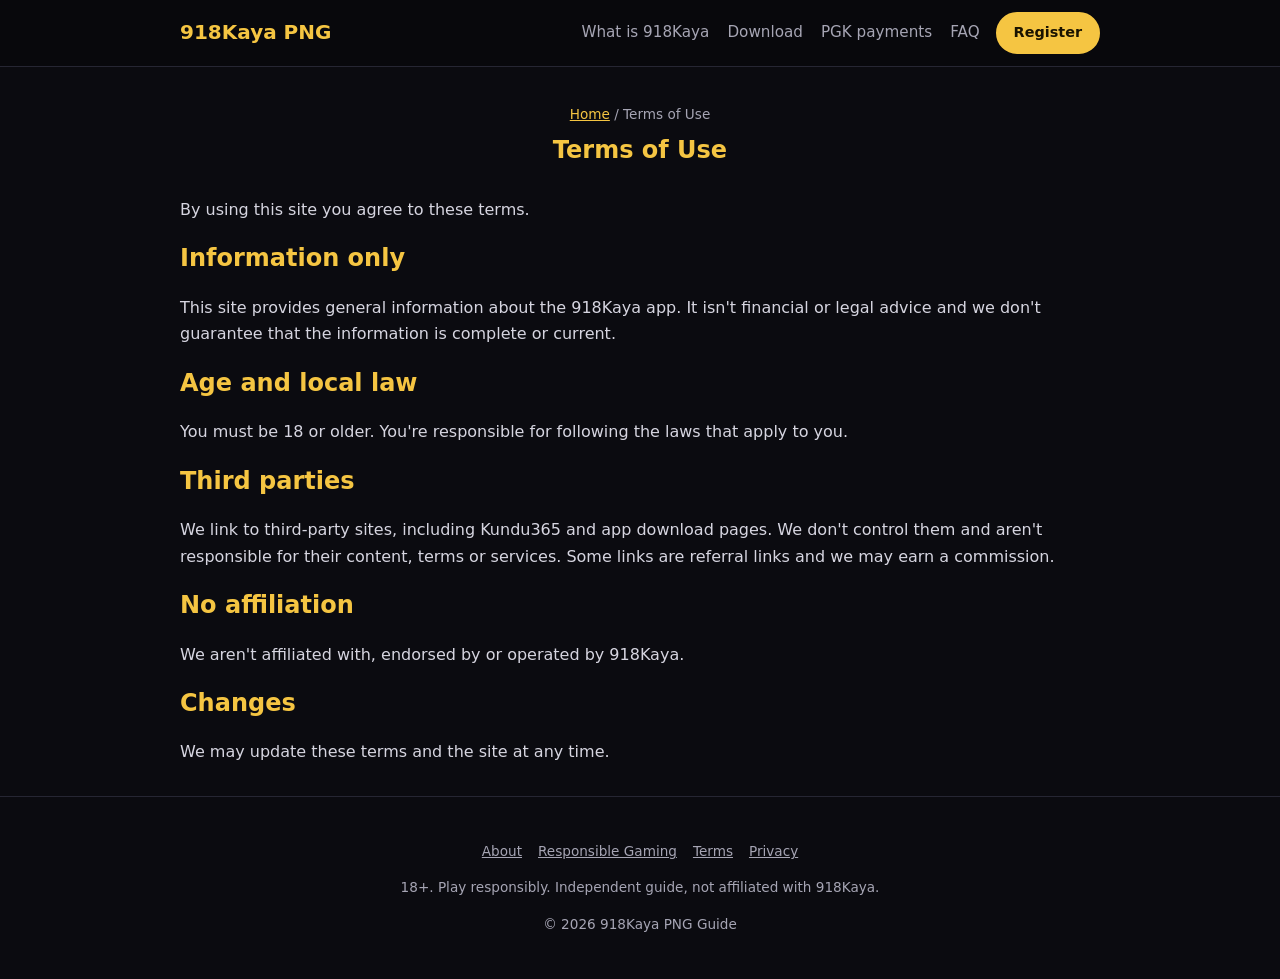
<file: terms.html>
<!DOCTYPE html>
<html lang="en">
<head>
<!-- Google tag (gtag.js), deferred until after load to keep it off the critical rendering path -->
<script>
  window.dataLayer = window.dataLayer || [];
  function gtag(){dataLayer.push(arguments);}
  gtag('js', new Date());
  gtag('config', 'G-0P5071HQ9W');
  window.addEventListener('load', function () {
    var s = document.createElement('script');
    s.async = true;
    s.src = 'https://www.googletagmanager.com/gtag/js?id=G-0P5071HQ9W';
    document.head.appendChild(s);
  });
</script>
<meta charset="UTF-8">
<meta name="viewport" content="width=device-width, initial-scale=1.0">
<title>Terms of Use – 918Kaya PNG Guide</title>
<meta name="description" content="Terms of use for this independent 918Kaya guide: information only, 18+, referral links, and no guarantees.">
<link rel="canonical" href="https://www.918kayapngdownload.com/terms.html">
<meta property="og:type" content="website">
<meta property="og:title" content="Terms of Use – 918Kaya PNG Guide">
<meta property="og:description" content="Terms of use for this independent 918Kaya guide: information only, 18+, referral links, and no guarantees.">
<meta property="og:url" content="https://www.918kayapngdownload.com/terms.html">
<meta property="og:image" content="https://www.918kayapngdownload.com/images/og-image.jpg">
<meta property="og:site_name" content="918Kaya PNG Guide">
<meta name="twitter:card" content="summary_large_image">
<link rel="icon" type="image/png" sizes="32x32" href="images/favicon-32.png">
<link rel="apple-touch-icon" href="images/favicon-180.png">
<link rel="stylesheet" href="css/site.css">
</head>
<body>
<header>
  <div class="nav">
    <a href="index.html" class="brand">918Kaya PNG</a>
    <nav class="nav-links"><a href="index.html#what">What is 918Kaya</a><a href="download.html">Download</a><a href="index.html#payments">PGK payments</a><a href="index.html#faq">FAQ</a></nav>
    <a class="btn btn-primary btn-small" href="https://kundu365.com/RFA522738A9" target="_blank" rel="noopener sponsored">Register</a>
  </div>
</header>
<section class="page-hero"><div class="container"><div class="breadcrumb"><a href="index.html">Home</a> / Terms of Use</div><h1>Terms of Use</h1></div></section>
<main><article class="post container">
<p>By using this site you agree to these terms.</p>
<h2>Information only</h2><p>This site provides general information about the 918Kaya app. It isn't financial or legal advice and we don't guarantee that the information is complete or current.</p>
<h2>Age and local law</h2><p>You must be 18 or older. You're responsible for following the laws that apply to you.</p>
<h2>Third parties</h2><p>We link to third-party sites, including Kundu365 and app download pages. We don't control them and aren't responsible for their content, terms or services. Some links are referral links and we may earn a commission.</p>
<h2>No affiliation</h2><p>We aren't affiliated with, endorsed by or operated by 918Kaya.</p>
<h2>Changes</h2><p>We may update these terms and the site at any time.</p>
</article></main>
<footer>
  <div class="container">
    <p><a href="about.html">About</a><a href="responsible-gaming.html">Responsible Gaming</a><a href="terms.html">Terms</a><a href="privacy.html">Privacy</a></p>
    <p>18+. Play responsibly. Independent guide, not affiliated with 918Kaya.</p>
    <p>&copy; 2026 918Kaya PNG Guide</p>
  </div>
</footer>
</body>
</html>
</file>
<file: css/site.css>
:root{--bg:#0b0b10;--card:#14141c;--line:#262633;--gold:#f5c542;--text:#ecebf2;--dim:#a6a5b4;--green:#1fbf6a;--red:#d9363e}
*{box-sizing:border-box}html{scroll-behavior:smooth}
body{margin:0;background:var(--bg);color:var(--text);font:16px/1.65 system-ui,-apple-system,Segoe UI,Roboto,sans-serif}
a{color:var(--gold)}img{max-width:100%;height:auto}
.container{max-width:960px;margin:0 auto;padding:0 20px}
header{background:#08080c;border-bottom:1px solid var(--line);position:sticky;top:0;z-index:20}
.nav{max-width:960px;margin:0 auto;padding:12px 20px;display:flex;align-items:center;gap:16px;flex-wrap:wrap}
.brand{font-weight:800;font-size:1.25rem;color:var(--gold);text-decoration:none;margin-right:auto}
.nav-links{display:flex;gap:18px;flex-wrap:wrap}
.nav-links a{color:var(--dim);text-decoration:none;font-size:.95rem}.nav-links a:hover{color:var(--gold)}
.btn{display:inline-block;padding:11px 22px;border-radius:999px;font-weight:700;text-decoration:none;border:2px solid var(--gold);color:var(--gold);background:transparent;cursor:pointer}
.btn-primary{background:var(--gold);color:#1a1300}
.btn-small{padding:7px 16px;font-size:.9rem}
.hero{padding:56px 0 40px;text-align:center;background:radial-gradient(ellipse at top,#241c06 0,var(--bg) 70%)}
.hero h1{font-size:clamp(1.9rem,5vw,3rem);margin:0 0 12px;color:var(--gold);line-height:1.15}
.hero p{max-width:640px;margin:0 auto 22px;color:var(--dim)}
.hero .cta{display:flex;gap:12px;justify-content:center;flex-wrap:wrap}
.note{font-size:.82rem;color:var(--dim);max-width:640px;margin:14px auto 0}
.stats{display:grid;grid-template-columns:repeat(auto-fit,minmax(150px,1fr));gap:12px;margin:28px 0}
.stats div{background:var(--card);border:1px solid var(--line);border-radius:12px;padding:16px;text-align:center}
.stats strong{display:block;font-size:1.4rem;color:var(--gold)}.stats span{font-size:.85rem;color:var(--dim)}
section{padding:34px 0}
h2{font-size:1.5rem;margin:0 0 12px;color:var(--gold)}h3{margin:0 0 6px}
.grid{display:grid;grid-template-columns:repeat(auto-fit,minmax(230px,1fr));gap:14px}
.card{background:var(--card);border:1px solid var(--line);border-radius:12px;padding:18px}
.card p{margin:0;color:var(--dim);font-size:.95rem}
.steps{counter-reset:s;display:grid;gap:12px}
.steps .card{position:relative;padding-left:60px}
.steps .card::before{counter-increment:s;content:counter(s);position:absolute;left:16px;top:16px;width:30px;height:30px;border-radius:50%;background:var(--gold);color:#1a1300;font-weight:800;display:flex;align-items:center;justify-content:center}
details{background:var(--card);border:1px solid var(--line);border-radius:10px;margin:8px 0;padding:12px 16px}
summary{cursor:pointer;font-weight:600}details p{margin:10px 0 0;color:var(--dim)}
.disclosure{background:#1a1608;border:1px solid #4a3d12;border-radius:10px;padding:14px 16px;font-size:.9rem;color:#d8cfa8}
.page-hero{padding:36px 0 10px;text-align:center}.page-hero h1{margin:0;color:var(--gold)}
.breadcrumb{font-size:.85rem;color:var(--dim);margin-bottom:6px}
article.post p,article.post li{color:#d6d5e0}
footer{border-top:1px solid var(--line);padding:30px 0;text-align:center;color:var(--dim);font-size:.85rem;margin-top:30px}
footer a{color:var(--dim);margin:0 8px}
@media(max-width:640px){.nav-links{display:none}.brand{margin-right:0}}
.gallery{display:grid;grid-template-columns:repeat(auto-fit,minmax(280px,1fr));gap:14px;margin-top:18px}
.gallery figure{margin:0;background:var(--card);border:1px solid var(--line);border-radius:12px;overflow:hidden}
.gallery img{display:block;width:100%;height:auto}
.gallery figcaption{padding:10px 14px;font-size:.85rem;color:var(--dim)}
.games-tiles{grid-template-columns:repeat(auto-fit,minmax(200px,1fr))}
.games-tiles figcaption{text-align:center;font-weight:600;color:var(--text)}
@media(max-width:640px){.games-tiles{grid-template-columns:repeat(4,1fr);gap:6px}.games-tiles figure{border-radius:8px}.games-tiles figcaption{padding:5px 2px;font-size:.62rem;line-height:1.2}}
</file>
